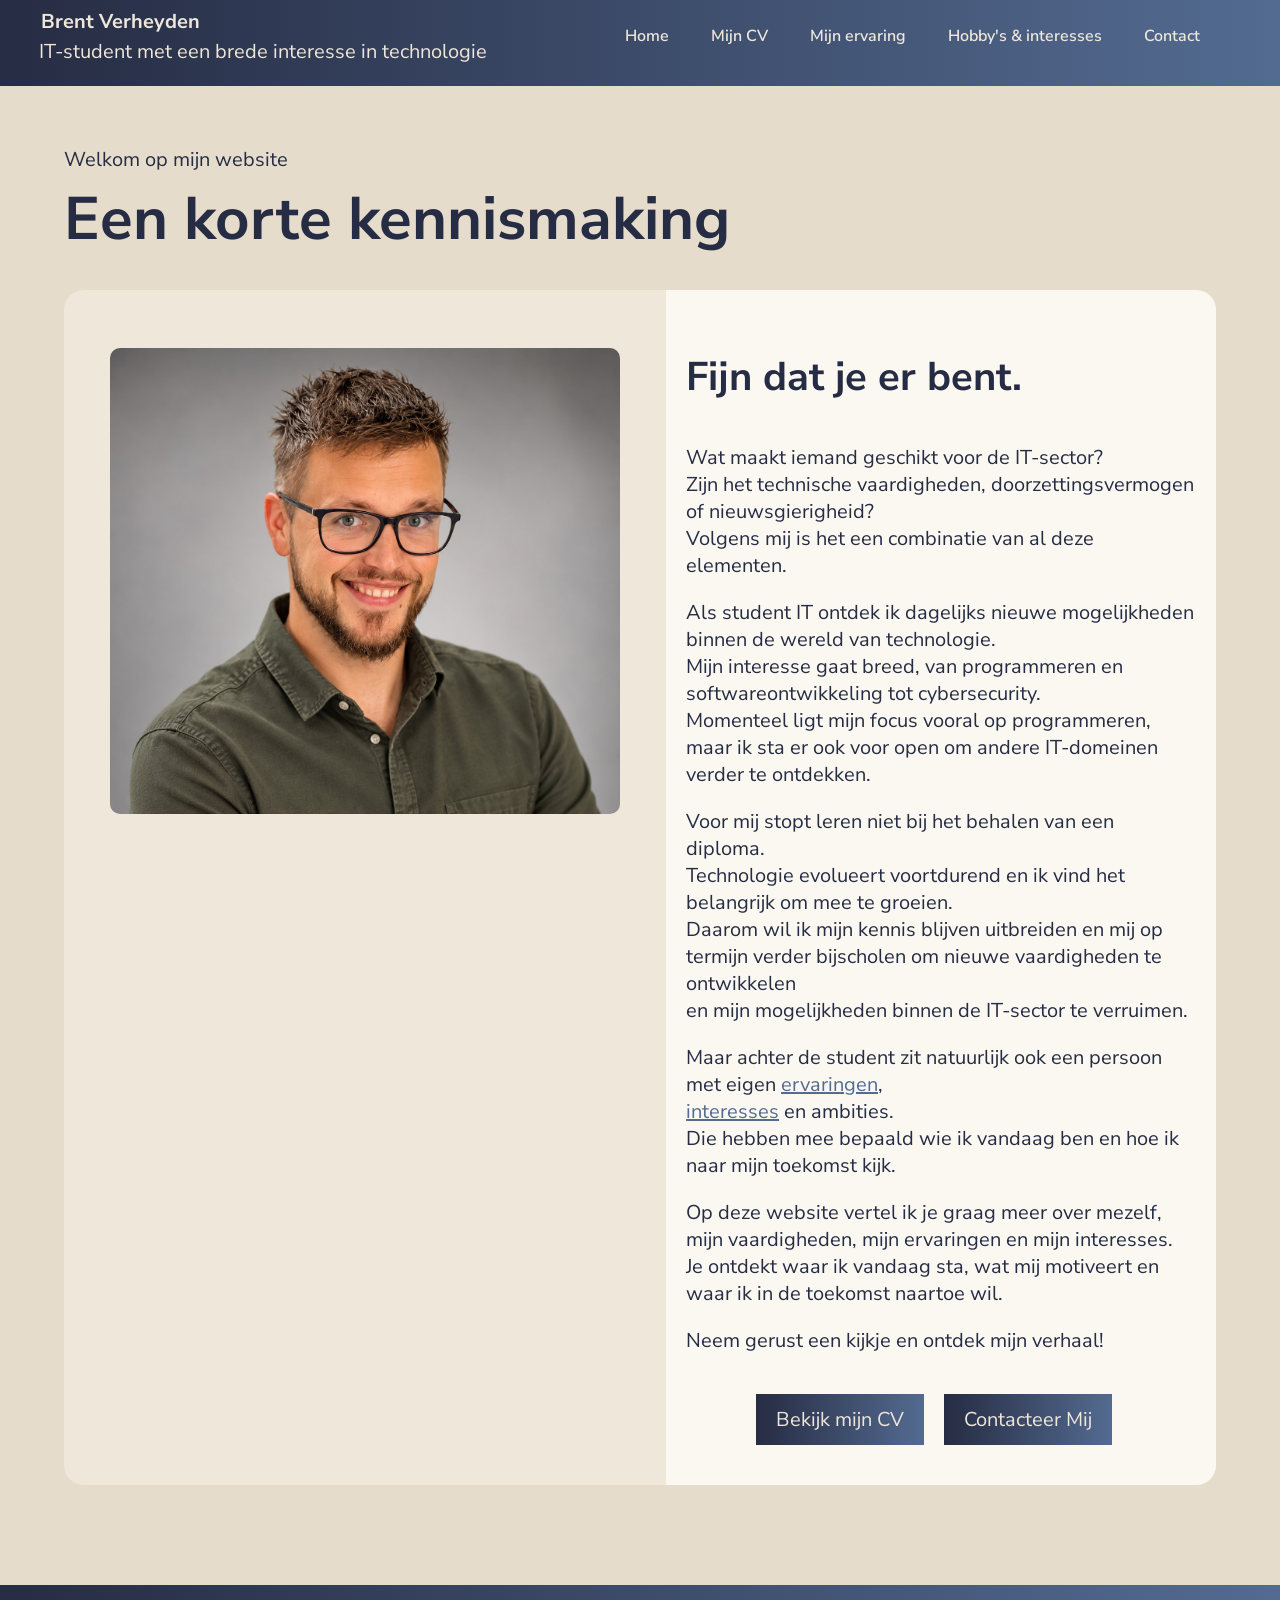
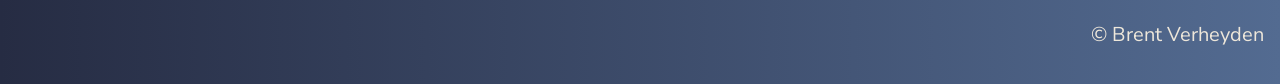
<file: index.html>
<!DOCTYPE html>
<html lang="nl">
<head>
    <meta charset="UTF-8">
    <meta name="description" content="Ontdek het portfolio van Brent Verheyden: mijn projecten, vaardigheden en interesses.">
    <meta name="keywords" content="portfolio, Brent Verheyden, HTML, CSS, webdesign, projecten">
    <meta name="author" content="Brent Verheyden">
    <meta name="viewport" content="width=device-width, initial-scale=1.0">
    <meta name="apple-mobile-web-app-title" content="Portfolio BV">

    <title>Portfolio van Brent Verheyden</title>

    <link rel="preconnect" href="https://fonts.googleapis.com"> 
    <link rel="preconnect" href="https://fonts.gstatic.com" crossorigin> 
    <link href="https://fonts.googleapis.com/css2?family=Nunito+Sans:ital,opsz,wght@0,6..12,200..1000;1,6..12,200..1000&display=swap" rel="stylesheet">

    
    <link rel="icon" type="image/png" href="/img/favicon-96x96.png" sizes="96x96">
    <link rel="apple-touch-icon" sizes="180x180" href="/img/apple-touch-icon.png">
    <link rel="manifest" href="/img/site.webmanifest">

    <link rel="stylesheet" href="/css/index.css">

</head>
<body>

    <header class="header-website">

        <div class="header-tekst">
            <h1>Brent Verheyden</h1>
            <p>IT-student met een brede interesse in technologie</p>
        </div>

        <nav class="navigatiebalk">
            <ul>
                <li><a href="index.html">Home</a></li>
                <li><a href="cv.html">Mijn CV</a></li>
                <li>
                    <a href="ervaring.html">Mijn ervaring</a>
                    <ul>
                        <li><a href="werkervaring.html">Werkervaring</a></li>
                        <li><a href="opleiding.html">Opleiding</a></li>
                    </ul>
                </li>
                <li><a href="hobby.html">Hobby's &amp; interesses</a></li>
                <li><a href="contact.html">Contact</a></li>
            </ul>
        </nav>

    </header>

    <main>

        <section class="intro">
            <p>Welkom op mijn website</p>
            <h2>Een korte kennismaking</h2>
        </section>

        <section class="kennismaking-blok">

            <div class="kennismaking-foto">
                <img src="/img/profielfoto.jpeg" alt="Een foto van mezelf" title="Profielfoto">
            </div>

            <div class="kennismaking-tekst">
                <h3>Fijn dat je er bent.</h3>
                <p>
                    Wat maakt iemand geschikt voor de IT-sector?<br>
                    Zijn het technische vaardigheden, doorzettingsvermogen of nieuwsgierigheid?<br>
                    Volgens mij is het een combinatie van al deze elementen.
                </p>
                <p>
                    Als student IT ontdek ik dagelijks nieuwe mogelijkheden binnen de wereld van technologie.<br> 
                    Mijn interesse gaat breed, van programmeren en softwareontwikkeling tot cybersecurity.<br>
                    Momenteel ligt mijn focus vooral op programmeren, maar ik sta er ook voor open om andere IT-domeinen verder te ontdekken.
                </p>
                <p>
                    Voor mij stopt leren niet bij het behalen van een diploma.<br>
                    Technologie evolueert voortdurend en ik vind het belangrijk om mee te groeien.<br>
                    Daarom wil ik mijn kennis blijven uitbreiden en mij op termijn verder bijscholen om nieuwe vaardigheden te ontwikkelen<br>
                    en mijn mogelijkheden binnen de IT-sector te verruimen.
                </p>
                <p>
                    Maar achter de student zit natuurlijk ook een persoon met eigen <a href="ervaring.html">ervaringen</a>,<br> 
                    <a href="hobby.html">interesses</a> en ambities.<br>
                    Die hebben mee bepaald wie ik vandaag ben en hoe ik naar mijn toekomst kijk.
                </p>
                <p>
                    Op deze website vertel ik je graag meer over mezelf, mijn vaardigheden, mijn ervaringen en mijn interesses.<br>
                    Je ontdekt waar ik vandaag sta, wat mij motiveert en waar ik in de toekomst naartoe wil.
                </p>
                <p>
                    Neem gerust een kijkje en ontdek mijn verhaal!
                </p>
                <div class="kennismaking-knop">
                    <a class="kennismaking-link" href="cv.html">Bekijk mijn CV</a>
                    <a class="kennismaking-link" href="contact.html">Contacteer Mij</a>
                </div>
            </div>

        </section>

    </main>

    <footer class="footer">
        <p>&copy; Brent Verheyden</p>
    </footer>

</body>
</html>
</file>
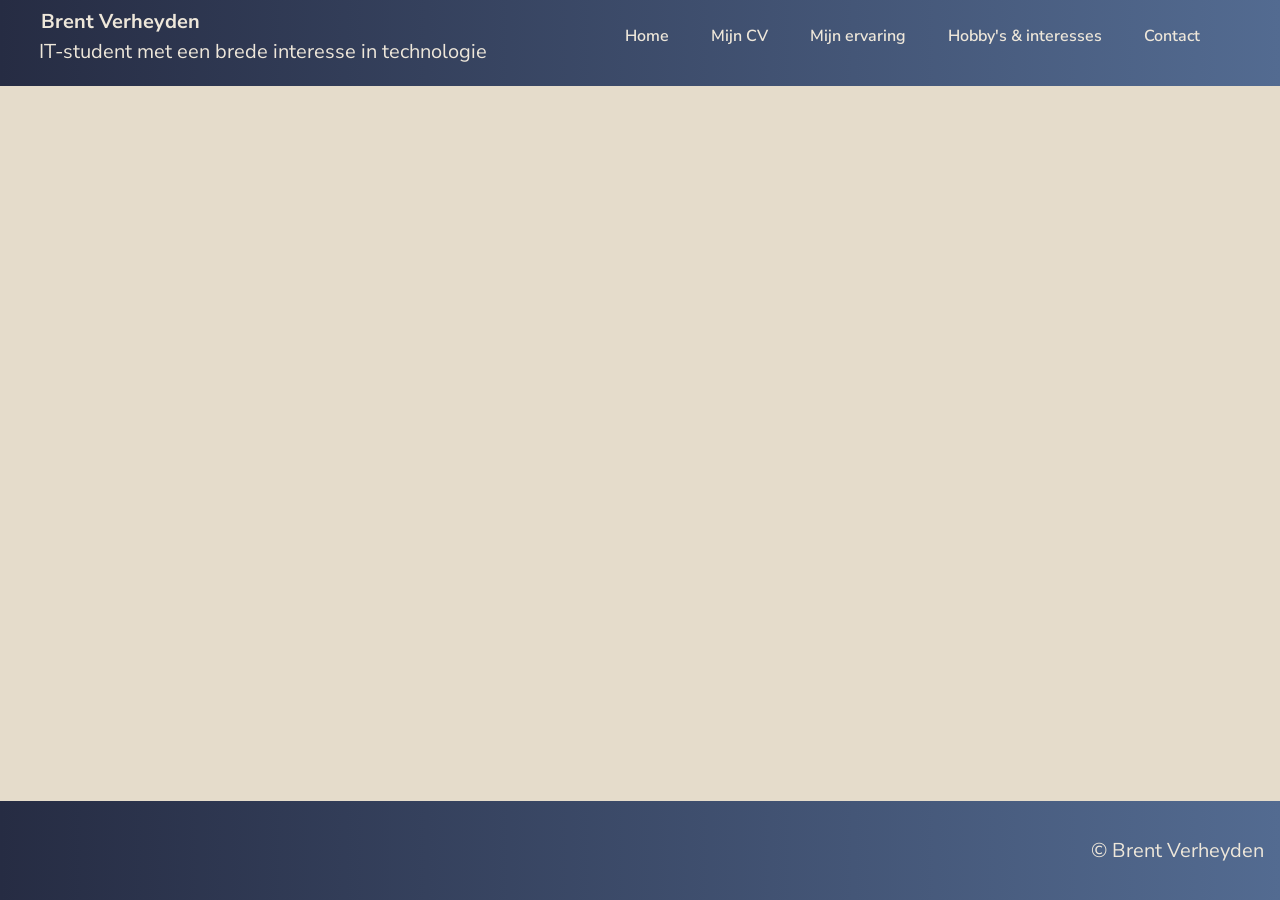
<file: contact.html>
<!DOCTYPE html>
<html lang="nl">
<head>
    <meta charset="UTF-8">
    <meta name="description" content="Ontdek het portfolio van Brent Verheyden: mijn projecten, vaardigheden en interesses.">
    <meta name="keywords" content="portfolio, Brent Verheyden, HTML, CSS, webdesign, projecten">
    <meta name="author" content="Brent Verheyden">
    <meta name="viewport" content="width=device-width, initial-scale=1.0">
    <meta name="apple-mobile-web-app-title" content="Portfolio BV">

    <title>Portfolio van Brent Verheyden</title>

    <link rel="preconnect" href="https://fonts.googleapis.com"> 
    <link rel="preconnect" href="https://fonts.gstatic.com" crossorigin> 
    <link href="https://fonts.googleapis.com/css2?family=Nunito+Sans:ital,opsz,wght@0,6..12,200..1000;1,6..12,200..1000&display=swap" rel="stylesheet">

    
    <link rel="icon" type="image/png" href="/img/favicon-96x96.png" sizes="96x96">
    <link rel="apple-touch-icon" sizes="180x180" href="/img/apple-touch-icon.png">
    <link rel="manifest" href="/img/site.webmanifest">

    <link rel="stylesheet" href="/css/index.css">

</head>
<body>

    <header class="header-website">

        <div class="header-tekst">
            <h1>Brent Verheyden</h1>
            <p>IT-student met een brede interesse in technologie</p>
        </div>

        <nav class="navigatiebalk">
            <ul>
                <li><a href="index.html">Home</a></li>
                <li><a href="cv.html">Mijn CV</a></li>
                <li>
                    <a href="ervaring.html">Mijn ervaring</a>
                    <ul>
                        <li><a href="werkervaring.html">Werkervaring</a></li>
                        <li><a href="opleiding.html">Opleiding</a></li>
                    </ul>
                </li>
                <li><a href="hobby.html">Hobby's &amp; interesses</a></li>
                <li><a href="contact.html">Contact</a></li>
            </ul>
        </nav>

    </header>

    <main>
        
    </main>

    <footer class="footer">
    <p>&copy; Brent Verheyden</p>
    </footer>

</body>
</html>
</file>
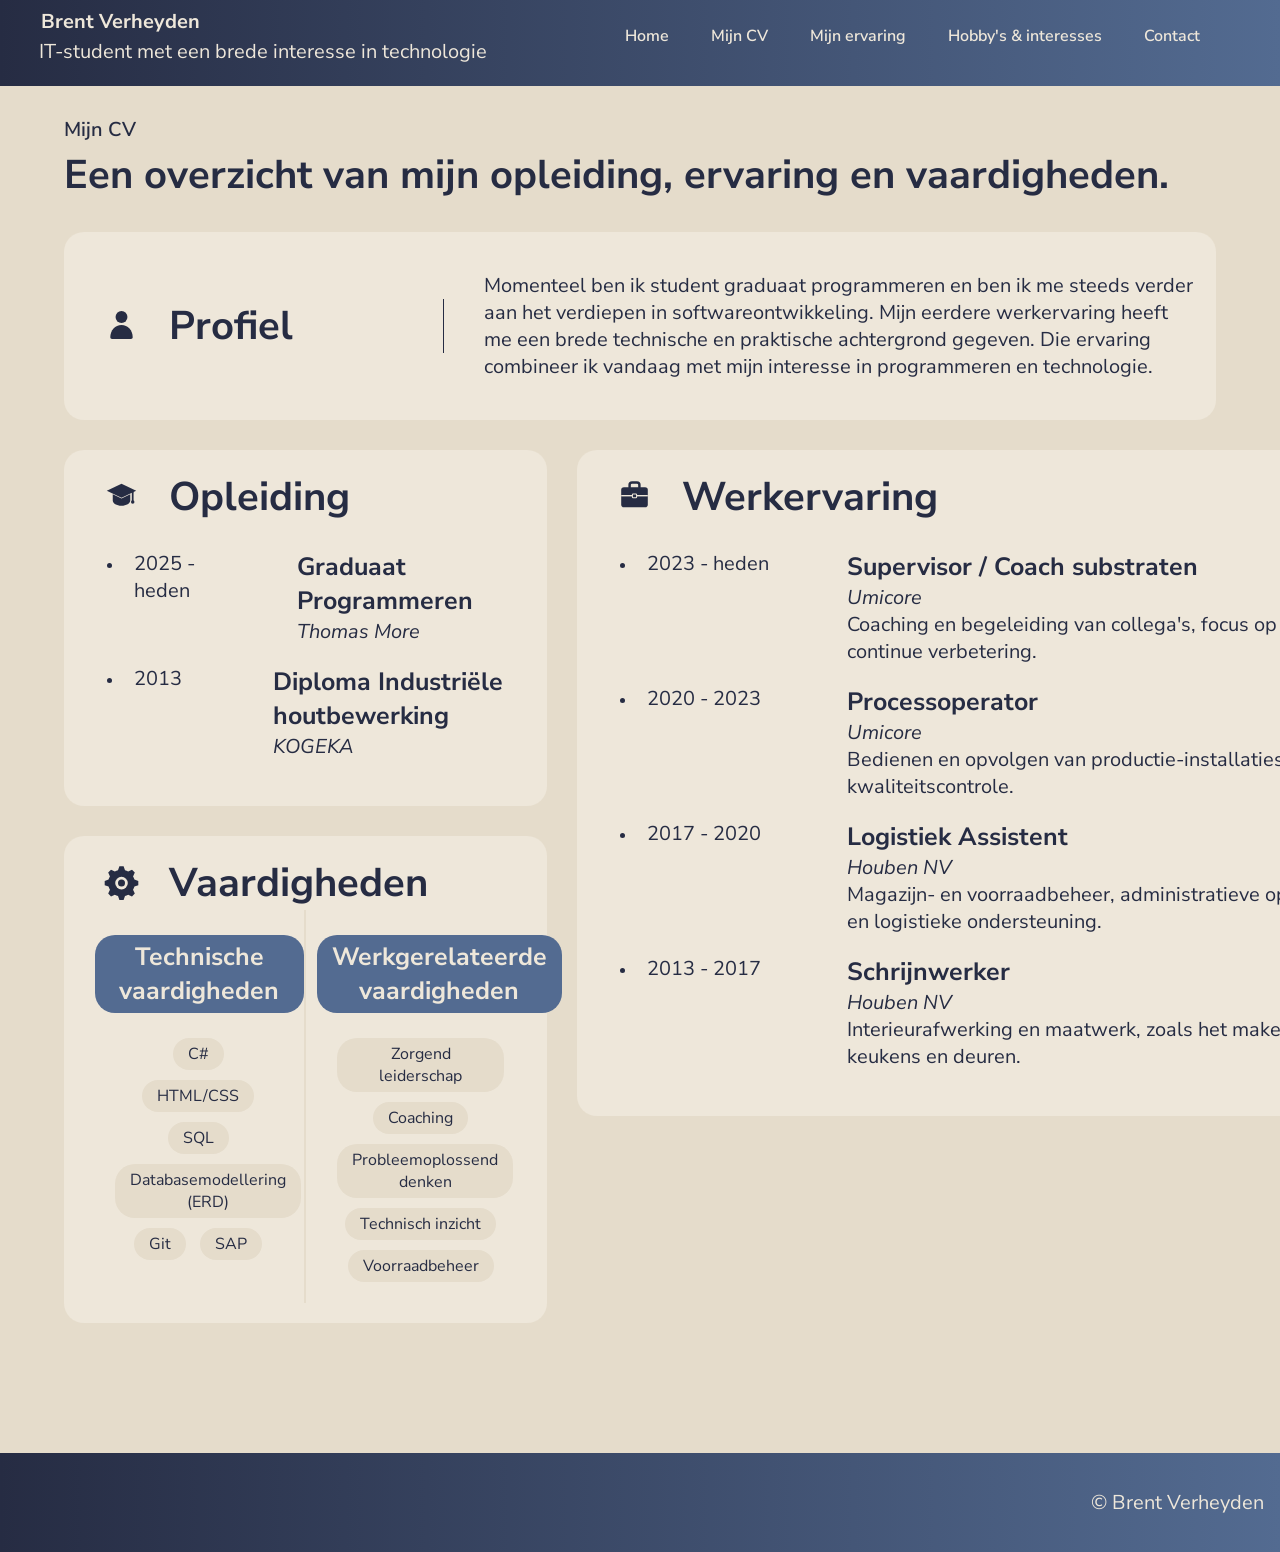
<file: cv.html>
<!DOCTYPE html>
<html lang="nl">
<head>
    <meta charset="UTF-8">
    <meta name="description" content="Ontdek het portfolio van Brent Verheyden: mijn projecten, vaardigheden en interesses.">
    <meta name="keywords" content="portfolio, Brent Verheyden, HTML, CSS, webdesign, projecten">
    <meta name="author" content="Brent Verheyden">
    <meta name="viewport" content="width=device-width, initial-scale=1.0">
    <meta name="apple-mobile-web-app-title" content="Portfolio BV">

    <title>Portfolio van Brent Verheyden</title>

    <link rel="preconnect" href="https://fonts.googleapis.com"> 
    <link rel="preconnect" href="https://fonts.gstatic.com" crossorigin> 
    <link href="https://fonts.googleapis.com/css2?family=Nunito+Sans:ital,opsz,wght@0,6..12,200..1000;1,6..12,200..1000&display=swap" rel="stylesheet">

    
    <link rel="icon" type="image/png" href="/img/favicon-96x96.png" sizes="96x96">
    <link rel="apple-touch-icon" sizes="180x180" href="/img/apple-touch-icon.png">
    <link rel="manifest" href="/img/site.webmanifest">

    <link rel="stylesheet" href="/css/index.css">

</head>
<body>

    <header class="header-website">

        <div class="header-tekst">
            <h1>Brent Verheyden</h1>
            <p>IT-student met een brede interesse in technologie</p>
        </div>

        <nav class="navigatiebalk">
            <ul>
                <li><a href="index.html">Home</a></li>
                <li><a href="cv.html">Mijn CV</a></li>
                <li>
                    <a href="ervaring.html">Mijn ervaring</a>
                    <ul>
                        <li><a href="werkervaring.html">Werkervaring</a></li>
                        <li><a href="opleiding.html">Opleiding</a></li>
                    </ul>
                </li>
                <li><a href="hobby.html">Hobby's &amp; interesses</a></li>
                <li><a href="contact.html">Contact</a></li>
            </ul>
        </nav>

    </header>

    <main class="cv-main">

        <section class="cv-titel">
            <p>Mijn CV</p>
            <h2>Een overzicht van mijn opleiding, ervaring en vaardigheden.</h2>
        </section>

        <section class="cv-blok">
            <div class="cv-profiel">

                <h2><img class="cv-icoon" src="/img/profielicon.svg" alt="een profielicoon" title="profielicoon">Profiel</h2>
                <p>
                    Momenteel ben ik student graduaat programmeren en ben ik me steeds verder aan het verdiepen in softwareontwikkeling.
                    Mijn eerdere werkervaring heeft me een brede technische en praktische achtergrond gegeven.
                    Die ervaring combineer ik vandaag met mijn interesse in programmeren en technologie.
                </p>

            </div>
        </section>

        <div class="cv-container">
            <div class="cv-kolom">
                <!-- Opleiding-->
                <section class="cv-blok">

                    <h2><img class="cv-icoon" src="/img/opleidingicoon.svg" alt="icoon van opleiding" title="opleidingicoon">Opleiding</h2>

                    <ul>
                        <li>
                            <div class="cv-opleiding">
                                <p class="cv-datum">2025 - heden</p>

                                <div>
                                    <h3>Graduaat Programmeren</h3>
                                    <p><i>Thomas More</i></p>
                                </div>
                            </div>
                        </li>

                        <li>
                            <div class="cv-opleiding">
                                <p class="cv-datum">2013</p>

                                <div>
                                    <h3>Diploma Industriële houtbewerking</h3>
                                    <p><i>KOGEKA</i></p>
                                </div>
                            </div>
                        </li>
                    </ul>

                </section>
                 <!-- Vaardigheden-->
                <section class="cv-blok">
                    <h2><img class="cv-icoon" src="/img/vaardighedenicoon.svg" alt="icoon van vaardigheden" title="vaardighedenicoon">Vaardigheden</h2>

                    <div class="vaardigheden-container">
                        <div class="vaardigheden-groep1">
                            <h3>Technische vaardigheden</h3>

                            <ul class="vaardigheden-lijst">
                                <li>C#</li>
                                <li>HTML/CSS</li>
                                <li>SQL</li>
                                <li>Databasemodellering (ERD)</li>
                                <li>Git</li>
                                <li>SAP</li>
                            </ul>
                        </div>
                        
                        <div class="vaardigheden-groep2">
                            <h3>Werkgerelateerde vaardigheden</h3>

                            <ul class="vaardigheden-lijst">
                                <li>Zorgend leiderschap</li>
                                <li>Coaching</li>
                                <li>Probleemoplossend denken</li>
                                <li>Technisch inzicht</li>
                                <li>Voorraadbeheer</li>
                            </ul>
                        </div>
                    </div>

                </section>
            </div>
            
            <div class="cv-kolom">
                 <!-- Werkervaring-->
                <section class="cv-blok">

                    <h2><img class="cv-icoon" src="/img/werkervaringicoon.svg" alt="icoon van werkervaring" title="werkervaringicoon">Werkervaring</h2>

                    <ul>
                        <li>
                            <div class="cv-opleiding">
                                <p class="cv-datum">2023 - heden</p>
                                <div class="cv-box">
                                    <h3>Supervisor / Coach substraten</h3>
                                    <p><i>Umicore</i></p>
                                    <p>
                                        Coaching en begeleiding van collega's, focus op veiligheid, kwaliteit en continue verbetering.
                                    </p>
                                </div>
                            </div>
                        </li>
                        <li>
                            <div class="cv-opleiding">
                                <p class="cv-datum">2020 - 2023</p>
                                <div class="cv-box">
                                    <h3>Processoperator</h3>
                                    <p><i>Umicore</i></p>
                                    <p>
                                        Bedienen en opvolgen van productie-installaties, procesbewaking en kwaliteitscontrole.
                                    </p>
                                </div>
                            </div>
                        </li>
                        <li>
                            <div class="cv-opleiding">
                                <p class="cv-datum">2017 - 2020</p>
                                <div class="cv-box">
                                    <h3>Logistiek Assistent</h3>
                                    <p><i>Houben NV</i></p>
                                    <p>
                                        Magazijn- en voorraadbeheer, administratieve opvolging in MS Dynamics AX en logistieke ondersteuning.
                                    </p>
                                </div>
                            </div>
                        </li>
                        <li>
                            <div class="cv-opleiding">
                                <p class="cv-datum">2013 - 2017</p>
                                <div class="cv-box">
                                    <h3>Schrijnwerker</h3>
                                    <p><i>Houben NV</i></p>
                                    <p>
                                        Interieurafwerking en maatwerk, zoals het maken van ingemaakte kasten, keukens en deuren.
                                    </p>
                                </div>
                            </div>
                        </li>
                    </ul>
                </section>             
            </div>
        </div>            

    </main>

    <footer class="footer">
        <p>&copy; Brent Verheyden</p>
    </footer>

</body>
</html>
</file>
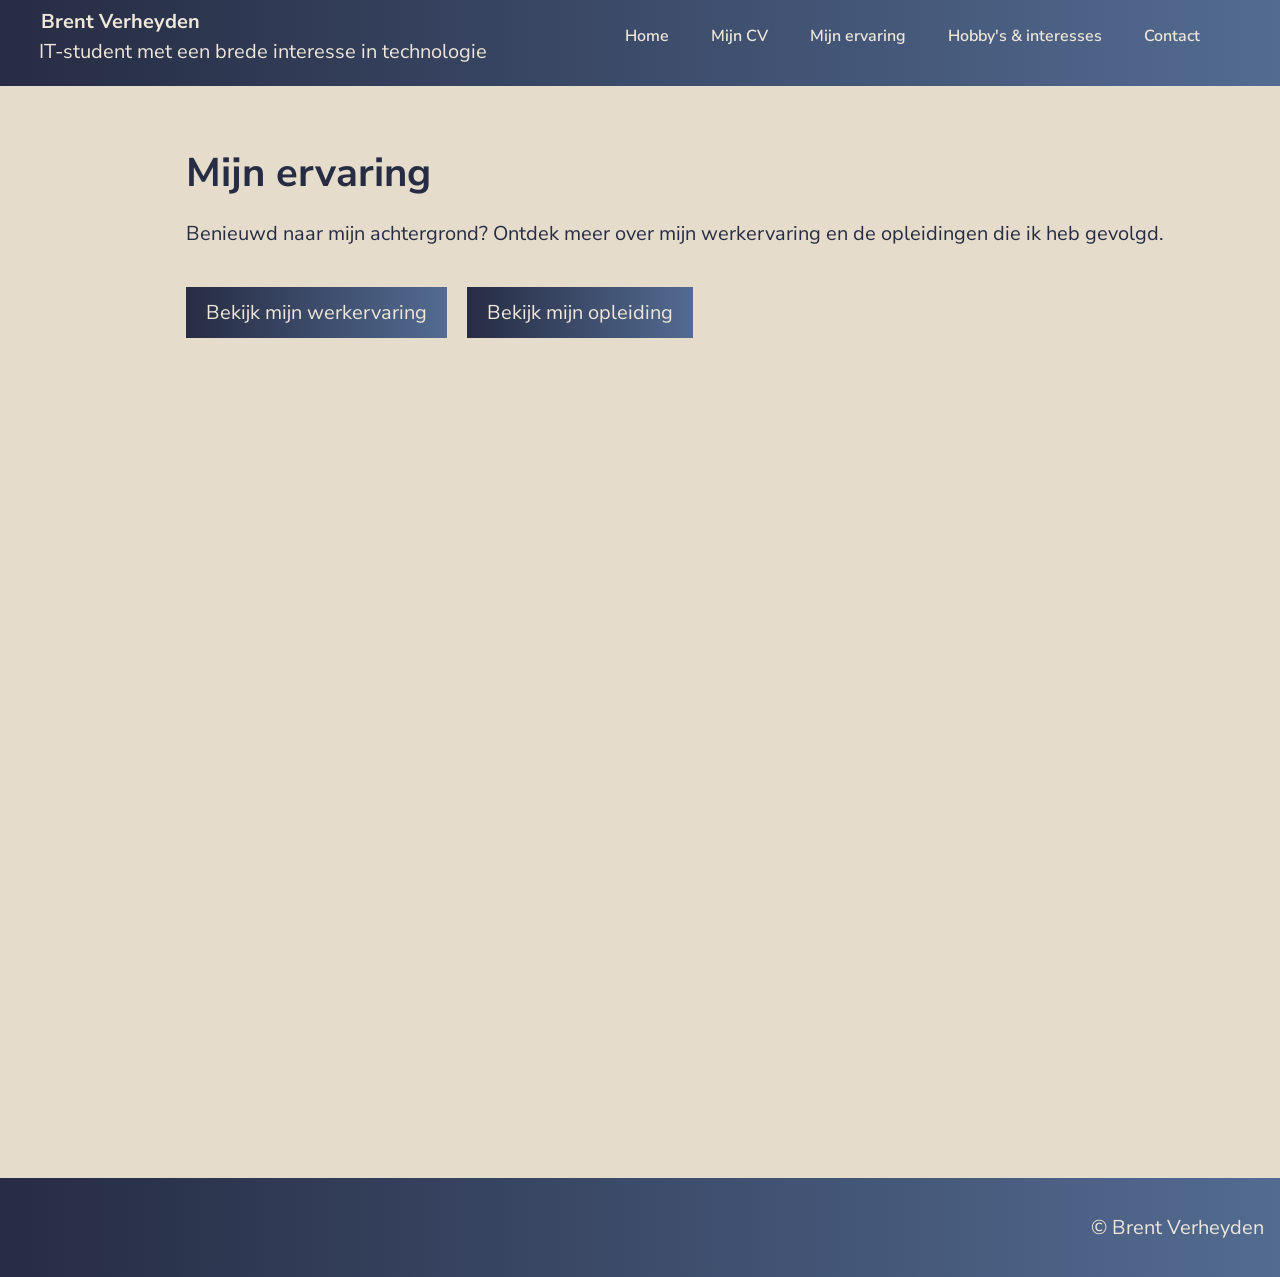
<file: ervaring.html>
<!DOCTYPE html>
<html lang="nl">
<head>
    <meta charset="UTF-8">
    <meta name="description" content="Ontdek het portfolio van Brent Verheyden: mijn projecten, vaardigheden en interesses.">
    <meta name="keywords" content="portfolio, Brent Verheyden, HTML, CSS, webdesign, projecten">
    <meta name="author" content="Brent Verheyden">
    <meta name="viewport" content="width=device-width, initial-scale=1.0">
    <meta name="apple-mobile-web-app-title" content="Portfolio BV">

    <title>Portfolio van Brent Verheyden</title>

    <link rel="preconnect" href="https://fonts.googleapis.com"> 
    <link rel="preconnect" href="https://fonts.gstatic.com" crossorigin> 
    <link href="https://fonts.googleapis.com/css2?family=Nunito+Sans:ital,opsz,wght@0,6..12,200..1000;1,6..12,200..1000&display=swap" rel="stylesheet">

    
    <link rel="icon" type="image/png" href="/img/favicon-96x96.png" sizes="96x96">
    <link rel="apple-touch-icon" sizes="180x180" href="/img/apple-touch-icon.png">
    <link rel="manifest" href="/img/site.webmanifest">

    <link rel="stylesheet" href="/css/index.css">

</head>
<body>

    <header class="header-website">

        <div class="header-tekst">
            <h1>Brent Verheyden</h1>
            <p>IT-student met een brede interesse in technologie</p>
        </div>

        <nav class="navigatiebalk">
            <ul>
                <li><a href="index.html">Home</a></li>
                <li><a href="cv.html">Mijn CV</a></li>
                <li>
                    <a href="ervaring.html">Mijn ervaring</a>
                    <ul>
                        <li><a href="werkervaring.html">Werkervaring</a></li>
                        <li><a href="opleiding.html">Opleiding</a></li>
                    </ul>
                </li>
                <li><a href="hobby.html">Hobby's &amp; interesses</a></li>
                <li><a href="contact.html">Contact</a></li>
            </ul>
        </nav>

    </header>

    <main class="ervaring-main">
        <section>
            <div class="ervaring-titel">
                <h2>Mijn ervaring</h2>
                <p>
                    Benieuwd naar mijn achtergrond? Ontdek meer over mijn werkervaring en de opleidingen die ik heb gevolgd.
                </p>
            </div>

            <div class="kennismaking-knop">
                <a class="kennismaking-link" href="werkervaring.html">Bekijk mijn werkervaring</a>
                <a class="kennismaking-link" href="opleiding.html">Bekijk mijn opleiding</a>
            </div>
        </section>
        <p id="ervaring-spatie"> </p>
    </main>

    <footer class="footer">
    <p>&copy; Brent Verheyden</p>
    </footer>

</body>
</html>
</file>
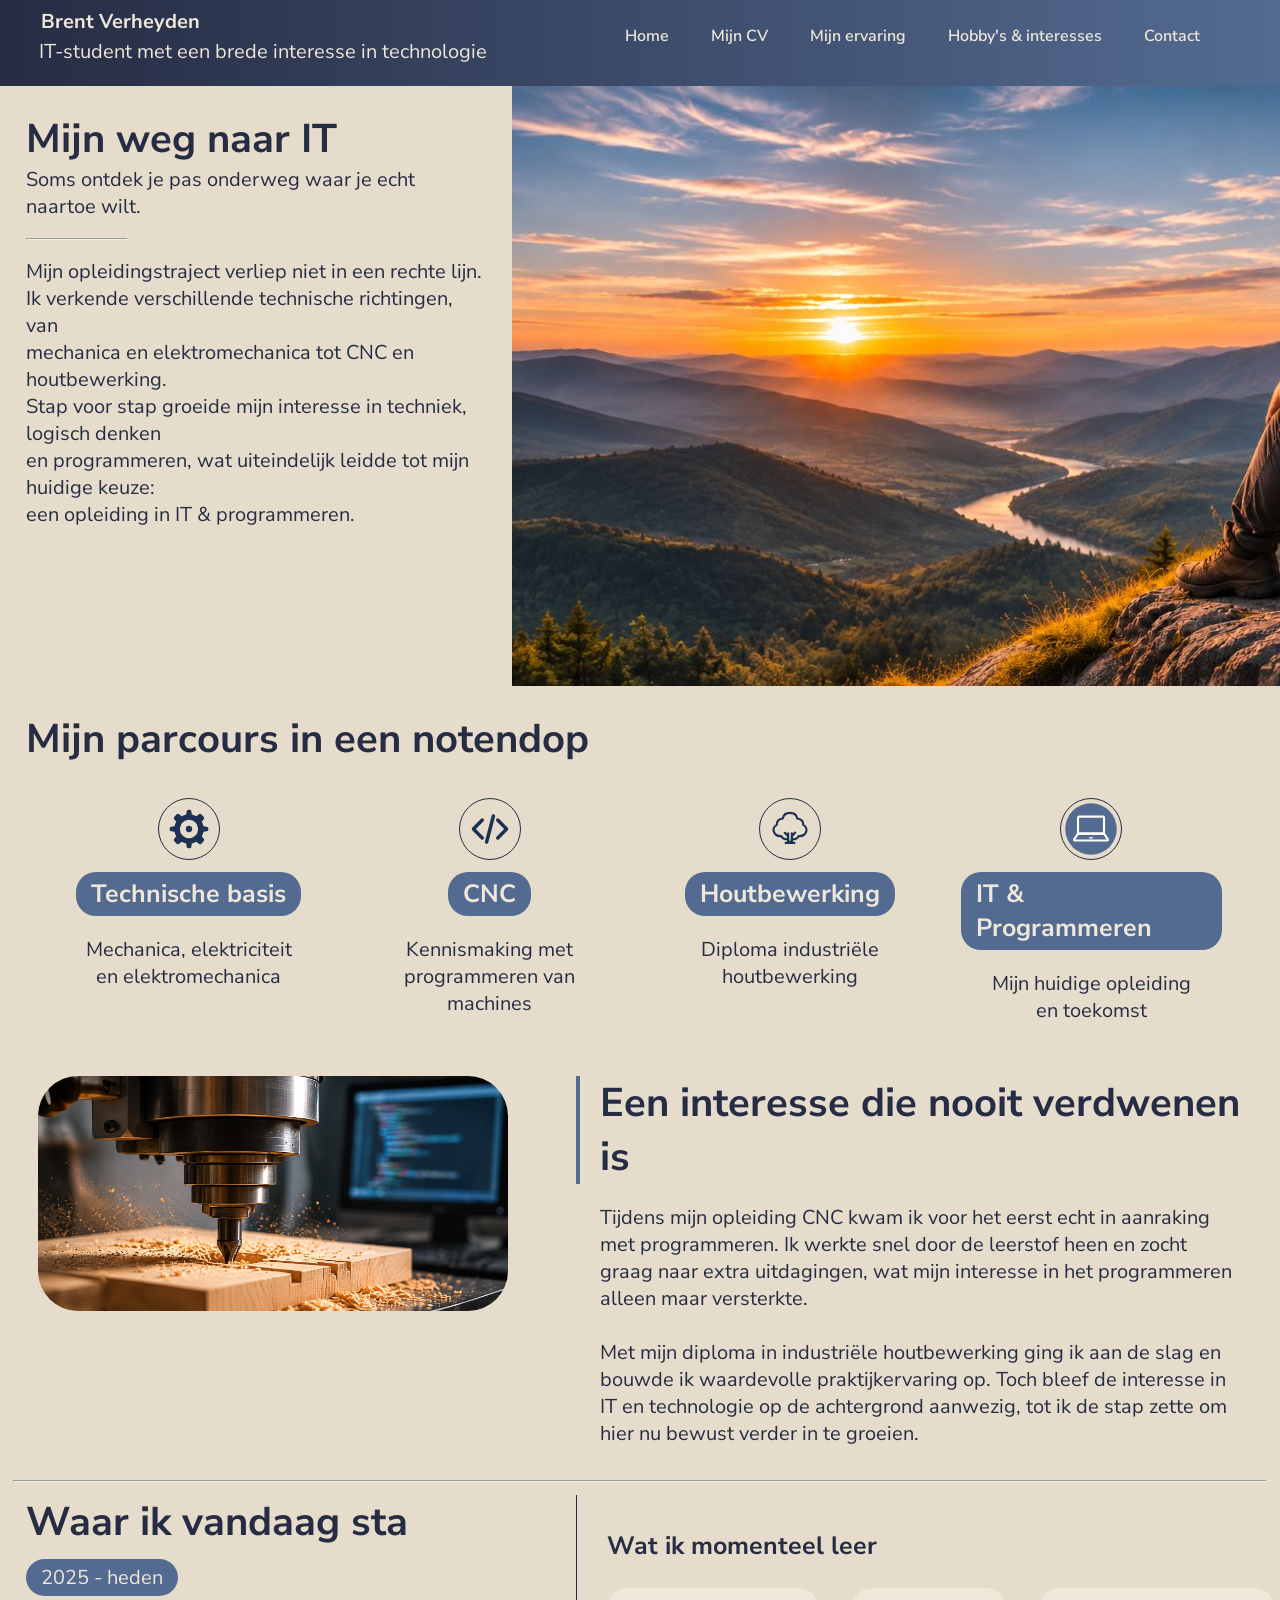
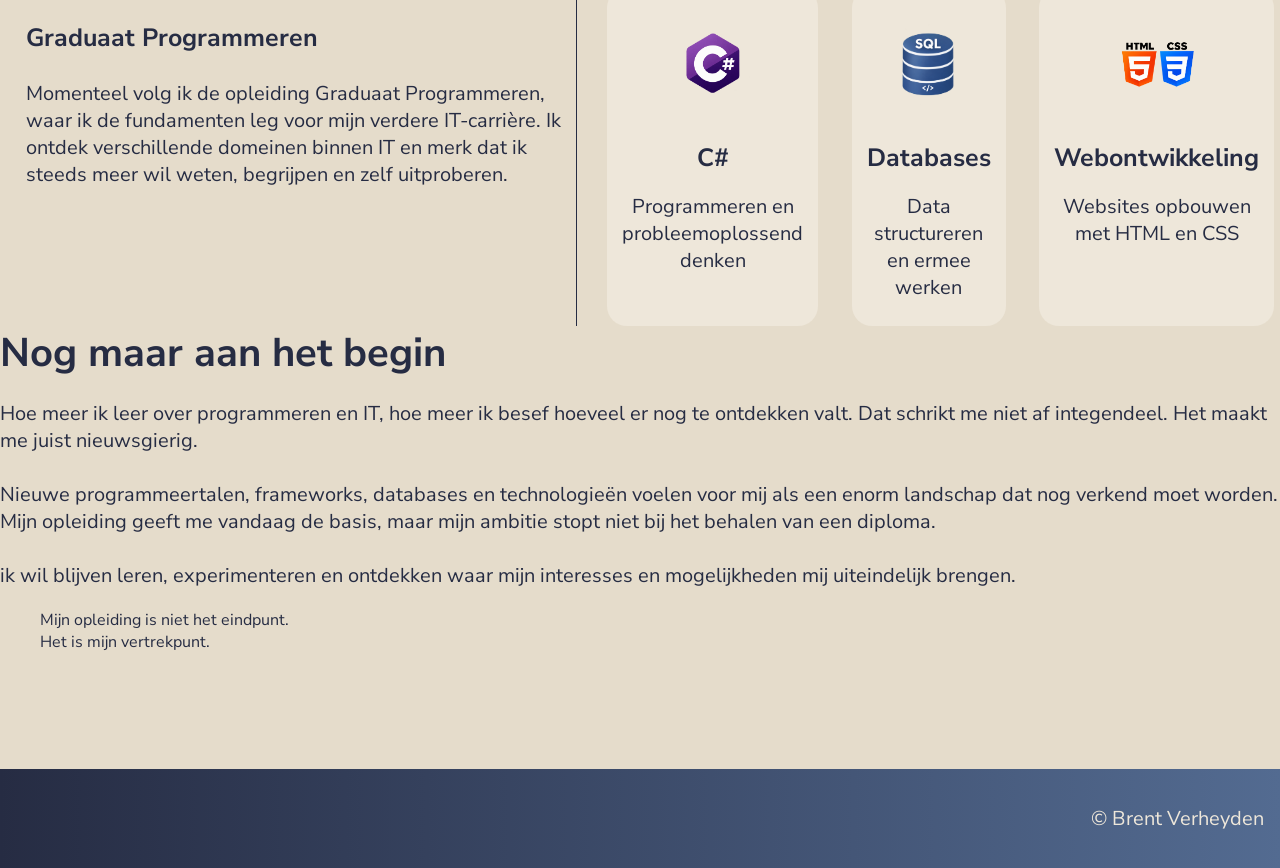
<file: opleiding.html>
<!DOCTYPE html>
<html lang="nl">
<head>
    <meta charset="UTF-8">
    <meta name="description" content="Ontdek het portfolio van Brent Verheyden: mijn projecten, vaardigheden en interesses.">
    <meta name="keywords" content="portfolio, Brent Verheyden, HTML, CSS, webdesign, projecten">
    <meta name="author" content="Brent Verheyden">
    <meta name="viewport" content="width=device-width, initial-scale=1.0">
    <meta name="apple-mobile-web-app-title" content="Portfolio BV">

    <title>Portfolio van Brent Verheyden</title>

    <link rel="preconnect" href="https://fonts.googleapis.com"> 
    <link rel="preconnect" href="https://fonts.gstatic.com" crossorigin> 
    <link href="https://fonts.googleapis.com/css2?family=Nunito+Sans:ital,opsz,wght@0,6..12,200..1000;1,6..12,200..1000&display=swap" rel="stylesheet">

    
    <link rel="icon" type="image/png" href="/img/favicon-96x96.png" sizes="96x96">
    <link rel="apple-touch-icon" sizes="180x180" href="/img/apple-touch-icon.png">
    <link rel="manifest" href="/img/site.webmanifest">

    <link rel="stylesheet" href="/css/index.css">

</head>
<body>

    <header class="header-website">

        <div class="header-tekst">
            <h1>Brent Verheyden</h1>
            <p>IT-student met een brede interesse in technologie</p>
        </div>

        <nav class="navigatiebalk">
            <ul>
                <li><a href="index.html">Home</a></li>
                <li><a href="cv.html">Mijn CV</a></li>
                <li>
                    <a href="ervaring.html">Mijn ervaring</a>
                    <ul>
                        <li><a href="werkervaring.html">Werkervaring</a></li>
                        <li><a href="opleiding.html">Opleiding</a></li>
                    </ul>
                </li>
                <li><a href="hobby.html">Hobby's &amp; interesses</a></li>
                <li><a href="contact.html">Contact</a></li>
            </ul>
        </nav>

    </header>

    <main>

        <section>
            <!-- Titel Blok -->
            <div class="opleiding-intro">
                <!-- Linkerblok intro -->
                <div class="intro-tekst">
                    <div class="intro-titel">
                        <h2>Mijn weg naar IT</h2>
                        <p>Soms ontdek je pas onderweg waar je echt naartoe wilt.</p>
                    </div>
                    <hr id="intro-streep">
                    <div class="intro-paragraaf">
                        <p>
                            Mijn opleidingstraject verliep niet in een rechte lijn.<br>
                            Ik verkende verschillende technische richtingen,
                            van<br> mechanica en elektromechanica tot CNC en houtbewerking.<br>
                            Stap voor stap groeide mijn interesse in techniek, logisch denken<br> en programmeren,
                            wat uiteindelijk leidde tot mijn huidige keuze:<br>
                            een opleiding in IT &amp; programmeren.
                        </p>
                    </div>
                </div>
                <!-- Rechterblok afbeelding -->
                <div class="intro-afbeelding">
                    <img src="/img/fotovallei.jpg" alt="een mockup van mezelf in een vallei in de bergen" title="bergenvallei">
                </div>
            </div>
        </section>

        <section>
            <!-- Opleidingsparcours Blok -->
            <div class="parcours">
                <h2>Mijn parcours in een notendop</h2>

                <ul>
                    <li>
                        <div>
                            <img class="parcours-icoon" src="/img/tandwiel.svg" alt="Icoon voor technische vaardigheid" title="tandwiel">
                        </div>

                        <h3>Technische basis</h3>
                        <p>Mechanica, elektriciteit en elektromechanica</p>
                    </li>

                    <li>
                        <div>
                            <img class="parcours-icoon" src="/img/code.svg" alt="Icoon voor CNC" title="codeicoon">
                        </div>

                        <h3>CNC</h3>
                        <p>Kennismaking met programmeren van machines</p>
                    </li>

                    <li>
                        <div>
                            <img class="parcours-icoon" src="/img/houtbewerking.svg" alt="Icoon voor houtbewerking" title="houtbewerking">
                        </div>

                        <h3>Houtbewerking</h3>
                        <p>Diploma industriële houtbewerking</p>
                    </li>

                    <li>
                        <div>
                            <img class="parcours-icoon" src="/img/laptop.svg" alt="Icoon voor IT" title="laptop">
                        </div>

                        <h3>IT &amp; Programmeren</h3>
                        <p>Mijn huidige opleiding en toekomst</p>
                    </li>
                </ul>
            </div>
            <!-- Interesse Blok -->
            <div class="interesse-blok">
                <div class="interesse-foto">
                    <img src="/img/cnc-machine.jpg" alt="Een foto van een cnc-machine" title="cnc-machine">
                </div>
                <div class="interesse-tekst">
                    <h2>Een interesse die nooit verdwenen is</h2>
                    <p>
                        Tijdens mijn opleiding CNC kwam ik voor het eerst echt in aanraking met programmeren.
                        Ik werkte snel door de leerstof heen en zocht graag naar extra uitdagingen,
                        wat mijn interesse in het programmeren alleen maar versterkte.<br>
                        <br>
                        Met mijn diploma in industriële houtbewerking ging ik aan de slag en bouwde ik
                        waardevolle praktijkervaring op. Toch bleef de interesse in IT en technologie
                        op de achtergrond aanwezig, tot ik de stap zette om hier nu bewust verder in te groeien.
                    </p>
                </div>
            </div>
            <hr id="interesse-hr">
            <!-- Status Blok -->
            <div class="status-blok">
                <div class="status-tekst">
                    <h2>Waar ik vandaag sta</h2>
                    <p id="status-datum">2025 - heden</p>
                    <h3>Graduaat Programmeren</h3>
                    <p>
                        Momenteel volg ik de opleiding Graduaat Programmeren,
                        waar ik de fundamenten leg voor mijn verdere IT-carrière.
                        Ik ontdek verschillende domeinen binnen IT en merk dat ik steeds meer wil weten, begrijpen en zelf uitproberen.
                    </p>
                </div>
                <div class="status-leren">
                    <h3 class="status-titel">Wat ik momenteel leer</h3>
                    <div class="status-vakken">
                        <div>
                            <div class="status-icoon">
                                <img src="/img/c-sharp.png" alt="een C-sharp icoon" title="C-sharp">
                            </div>
                            <h3>C#</h3>
                            <p>Programmeren en probleemoplossend denken</p>
                        </div>
                        <div>
                            <div class="status-icoon">
                                <img src="/img/sql.png" alt="een sql icoon" title="sql icoon">
                            </div>
                            <h3>Databases</h3>
                            <p>Data structureren en ermee werken</p>
                        </div>
                        <div>
                            <div class="status-icoon">
                                <img src="/img/html-css.png" alt="een html en css icoon" title="html en css">
                            </div>
                            <h3>Webontwikkeling</h3>
                            <p>Websites opbouwen met HTML en CSS</p>
                        </div>
                    </div>
                </div>
            </div>
        </section>

        <section>
            <!-- Toekomst Blok -->
            <div>

                <!-- <img src="" alt=""> -->

                <div>
                    <h2>Nog maar aan het begin</h2>

                    <p>
                        Hoe meer ik leer over programmeren en IT, hoe meer ik besef
                        hoeveel er nog te ontdekken valt. Dat schrikt me niet af integendeel.
                        Het maakt me juist nieuwsgierig.<br>
                        <br>
                        Nieuwe programmeertalen, frameworks, databases en technologieën
                        voelen voor mij als een enorm landschap dat nog verkend moet worden.
                        Mijn opleiding geeft me vandaag de basis, maar mijn ambitie stopt niet
                        bij het behalen van een diploma.<br>
                        <br>
                        ik wil blijven leren, experimenteren en ontdekken waar mijn interesses
                        en mogelijkheden mij uiteindelijk brengen.
                    </p>
                </div>
                <blockquote>
                    Mijn opleiding is niet het eindpunt.<br>
                    Het is mijn vertrekpunt.
                </blockquote>
            </div>
        </section>
    </main>

    <footer class="footer">
    <p>&copy; Brent Verheyden</p>
    </footer>

</body>
</html>
</file>
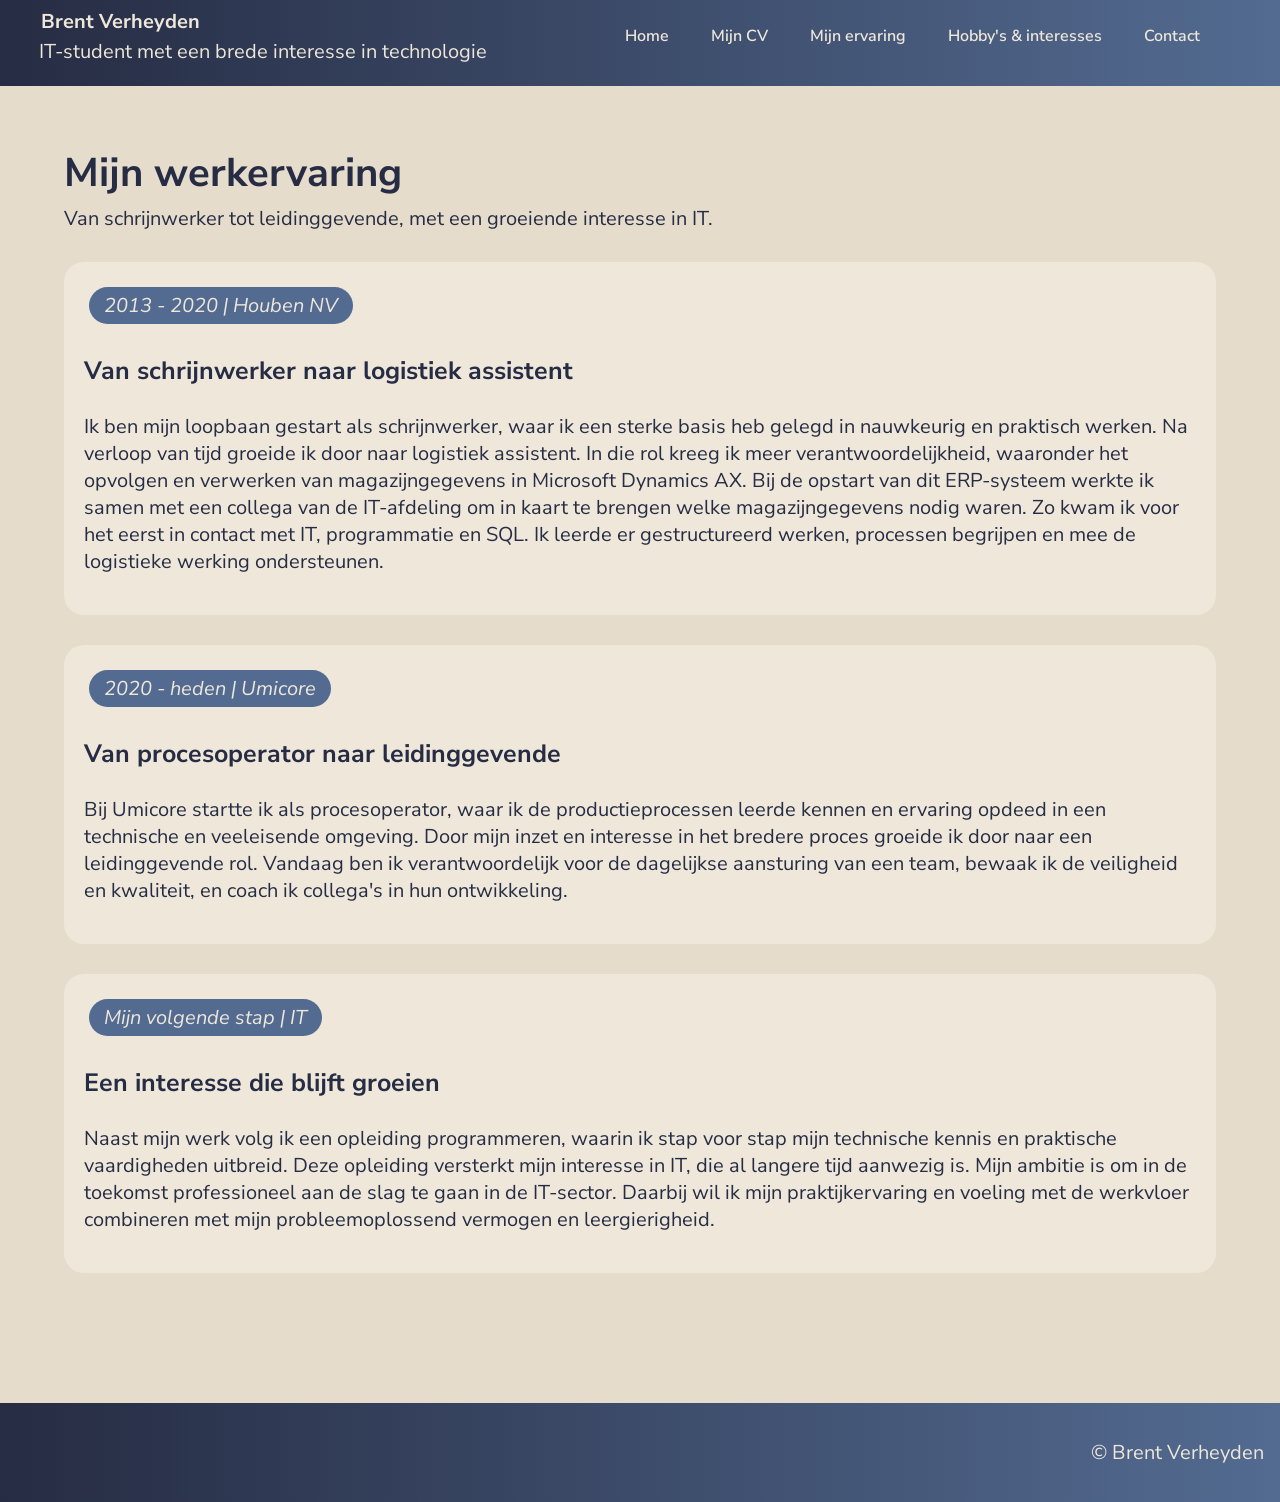
<file: werkervaring.html>
<!DOCTYPE html>
<html lang="nl">
<head>
    <meta charset="UTF-8">
    <meta name="description" content="Ontdek het portfolio van Brent Verheyden: mijn projecten, vaardigheden en interesses.">
    <meta name="keywords" content="portfolio, Brent Verheyden, HTML, CSS, webdesign, projecten">
    <meta name="author" content="Brent Verheyden">
    <meta name="viewport" content="width=device-width, initial-scale=1.0">
    <meta name="apple-mobile-web-app-title" content="Portfolio BV">

    <title>Portfolio van Brent Verheyden</title>

    <link rel="preconnect" href="https://fonts.googleapis.com"> 
    <link rel="preconnect" href="https://fonts.gstatic.com" crossorigin> 
    <link href="https://fonts.googleapis.com/css2?family=Nunito+Sans:ital,opsz,wght@0,6..12,200..1000;1,6..12,200..1000&display=swap" rel="stylesheet">

    
    <link rel="icon" type="image/png" href="/img/favicon-96x96.png" sizes="96x96">
    <link rel="apple-touch-icon" sizes="180x180" href="/img/apple-touch-icon.png">
    <link rel="manifest" href="/img/site.webmanifest">

    <link rel="stylesheet" href="/css/index.css">

</head>
<body>

    <header class="header-website">

        <div class="header-tekst">
            <h1>Brent Verheyden</h1>
            <p>IT-student met een brede interesse in technologie</p>
        </div>

        <nav class="navigatiebalk">
            <ul>
                <li><a href="index.html">Home</a></li>
                <li><a href="cv.html">Mijn CV</a></li>
                <li>
                    <a href="ervaring.html">Mijn ervaring</a>
                    <ul>
                        <li><a href="werkervaring.html">Werkervaring</a></li>
                        <li><a href="opleiding.html">Opleiding</a></li>
                    </ul>
                </li>
                <li><a href="hobby.html">Hobby's &amp; interesses</a></li>
                <li><a href="contact.html">Contact</a></li>
            </ul>
        </nav>

    </header>

    <main class="ervaring-main">
        <!-- Titel-->
        <section class="werkervaring-titel">
            <h2>Mijn werkervaring</h2>
            <p>Van schrijnwerker tot leidinggevende, met een groeiende interesse in IT.</p>
        </section>
        <!-- Blokken-->
         <section>
            <!-- Blok 1-->
            <div class="werkervaring-blok">
                <p class="werkervaring-datum"><i>2013 - 2020 | Houben NV</i></p>
                <h3>Van schrijnwerker naar logistiek assistent</h3>
                <p>
                    Ik ben mijn loopbaan gestart als schrijnwerker, waar ik een sterke basis heb gelegd
                    in nauwkeurig en praktisch werken. Na verloop van tijd groeide ik door naar
                    logistiek assistent. In die rol kreeg ik meer verantwoordelijkheid, waaronder
                    het opvolgen en verwerken van magazijngegevens in Microsoft Dynamics AX.
                    Bij de opstart van dit ERP-systeem werkte ik samen met een collega van de
                    IT-afdeling om in kaart te brengen welke magazijngegevens nodig waren.
                    Zo kwam ik voor het eerst in contact met IT, programmatie en SQL.
                    Ik leerde er gestructureerd werken, processen begrijpen en mee de logistieke
                    werking ondersteunen.
                </p>
            </div>
            <!-- Blok 2-->
            <div class="werkervaring-blok">
                <p class="werkervaring-datum"><i>2020 - heden | Umicore</i></p>
                <h3>Van procesoperator naar leidinggevende</h3>
                <p>
                    Bij Umicore startte ik als procesoperator, waar ik de productieprocessen leerde kennen 
                    en ervaring opdeed in een technische en veeleisende omgeving. Door mijn inzet en interesse 
                    in het bredere proces groeide ik door naar een leidinggevende rol.
                    Vandaag ben ik verantwoordelijk voor de dagelijkse aansturing van een team, 
                    bewaak ik de veiligheid en kwaliteit, en coach ik collega's in hun ontwikkeling.
                </p>
            </div>
            <!-- Blok 3-->
            <div class="werkervaring-blok">
                <p class="werkervaring-datum"><i>Mijn volgende stap | IT</i></p>
                <h3>Een interesse die blijft groeien</h3>
                <p>
                    Naast mijn werk volg ik een opleiding programmeren, waarin ik stap voor stap
                    mijn technische kennis en praktische vaardigheden uitbreid. Deze opleiding
                    versterkt mijn interesse in IT, die al langere tijd aanwezig is.
                    Mijn ambitie is om in de toekomst professioneel aan de slag te gaan in de
                    IT-sector. Daarbij wil ik mijn praktijkervaring en voeling met de werkvloer
                    combineren met mijn probleemoplossend vermogen en leergierigheid.
                </p>
            </div>
         </section>
    </main>

    <footer class="footer">
    <p>&copy; Brent Verheyden</p>
    </footer>

</body>
</html>
</file>
<file: css/index.css>
:root {
    --warm-wit: #eee7da;
    --donkerblauw: #262c43;
    --beige: #e5dccb;
    --wit: #faf8f1;
    --lichtblauw: #536b91;
}

body {
    margin: 0;
    background-color: var(--beige);
    font-family: "Nunito Sans", sans-serif;
    color: var(--donkerblauw);

    min-height: 100vh;
    display: flex;
    flex-direction: column;
}

main{
    flex: 1;
}

h1 {
    font-size: 60px;
    margin: 0;
}

h2 {
    font-size: 40px;
    margin: 0;
}

h3 {
    font-size: 25px;
}

p {
    font-size: 20px;
}

a {
    color: #536b91;
}

/* ------------------------------- Header ------------------------------- */
@media (max-width: 700px) {
    .header-website {
        flex-direction: column;
    }

    .navigatiebalk ul {
        flex-direction: column;
    }
}
.header-website {
    display: flex;
    justify-content: space-between;
    align-items: center;
    padding: 5px 5% 20px 3%;
    background: linear-gradient(to right, var(--donkerblauw), var(--lichtblauw));
}

.header-tekst {
    color: var(--warm-wit);
}

.header-tekst h1 {
    margin: 3px;
    font-size: 20px;
}

.header-tekst p {
    margin: 1px;
}

/* ------------------------------- Navigatiebalk en menu ------------------------------- */
.navigatiebalk ul {
    margin: 0;
    padding: 0;
    list-style: none;

    display: flex;
    gap: 10px;
}

.navigatiebalk li {
    position: relative;
}

.navigatiebalk a {
    display: block;
    padding: 10px 16px;
    color: var(--warm-wit);
    text-align: center;
    text-decoration: none;
    font-weight: 600;
}

.navigatiebalk a:hover {
    text-decoration: underline 1px;
    text-underline-offset: 10px;
}

/* ------------------------------- Dropdownmenu ------------------------------- */
.navigatiebalk li ul {
    display: none;
    position: absolute;
    margin: 0;
    padding: 0;
    border-radius: 5px;
    list-style: none;
    background-color: var(--lichtblauw);
}

.navigatiebalk li:hover ul {
    display: block;
}

/* ------------------------------- Footer ------------------------------- */
.footer {
    background: linear-gradient(to right, var(--donkerblauw), #536b91);
    color: var(--warm-wit);
    text-align: end;
    margin-top: 100px;
    padding: 1em;
    margin-bottom: 0;
}


/* ------------------------------- index pagina ------------------------------- */
/* ------------------------------- intro tekst ------------------------------- */
.intro {
    width: 90%;
    max-width: 1800px;
    margin: 0 auto;
}

.intro p {
    margin: 0;
    padding-top: 60px;
}

.intro h2 {
    font-size: 60px;
    margin: 0;
    padding-top: 5px;
    padding-bottom: 30px;
}

/* ------------------------------- Kader met foto en tekst ------------------------------- */
.kennismaking-blok {
    width: 90%;
    max-width: 1800px;
    margin: 0 auto;
    height: auto;

    display: flex;
    border-radius: 20px;
    overflow: hidden;
    background-color: var(--warm-wit);
}

.kennismaking-foto {
    flex: 1;
    padding: 5% 4% 4% 4%;
}

.kennismaking-knop {
    display: flex;
    gap: 20px;
    padding: 20px;
    margin-left: 50px;
}

.kennismaking-link {
    display: block;
    padding: 12px 20px;
    background: linear-gradient(to right, var(--donkerblauw), var(--lichtblauw));
    color: var(--warm-wit);
    text-decoration: none;
    font-size: 20px;
}

.kennismaking-tekst {
    flex: 1;
    padding: 20px;
    background-color: var(--wit);
    color: var(--donkerblauw);
}

.kennismaking-tekst h3 {
    font-size: 40px;
}

.kennismaking-foto img {
    display: block;
    width: 100%;
    height: auto;
    border-radius: 10px;
}

/* ------------------------------- cv pagina ------------------------------- */
.cv-main {
    width: 90%;
    max-width: 90%;
    margin: 0 auto;
}

.cv-icoon {
    width: 35px;
    padding: 0 30px 4px 20px;
}

/* ------------------------------- Titel ------------------------------- */
.cv-titel {
    margin: 30px 0 30px 0;
}

.cv-titel p {
    margin: 0;
    padding: 0;
    font-weight: 600;
}

.cv-titel h2 {
    margin: 5px 0 0 0;
    padding: 0;
    font-size: 40px;
}

/* ------------------------------- div-kader ------------------------------- */
.cv-blok {
    background-color: var(--warm-wit);
    border-radius: 20px;
    padding: 20px;
    margin-bottom: 30px;
}

.cv-blok h2 {
    display: flex;
    margin: 0;
}

/* ------------------------------- Profiel ------------------------------- */
.cv-profiel {
    display: flex;
    align-items: center;
    gap: 40px;
}

.cv-profiel h2 {
    border-right: 1px solid;
    border-color: var(--donkerblauw);
    padding-right: 150px;
}

/* ------------------------------- container met 4 onderdelen ------------------------------- */
.cv-container {
    display: flex;
    justify-content: space-between;
    gap: 30px;
}

.cv-kolom {
    display: flex;
    width: 1050px;
    flex-direction: column;
    justify-content: space-between;
}
/* ------------------------------- Opleiding & Werkervaring ------------------------------- */
.cv-box {
    width: 700px;
}
.cv-box p {
    margin: 0;
}

 .cv-opleiding {
    display: flex;
    gap: 50px;
    padding: 10px;
}

.cv-opleiding p {
    margin: 0;
}

.cv-datum {
    width: 150px;
    margin: 0;
}

.cv-opleiding h3 {
    margin: 0;
} 

/* ------------------------------- Vaardigheden ------------------------------- */
.vaardigheden-container {
    display: flex;
}

.vaardigheden-groep1 {
    width: 50%;
    border-right: 2px solid var(--beige);
    text-align: center;
}

.vaardigheden-groep1 h3 {
    display: inline-block;
    background-color: var(--lichtblauw);
    color: var(--warm-wit);
    padding: 5px 15px;
    border-radius: 20px;
    margin-bottom: 20px;
    margin-left: 5%;
}

.vaardigheden-groep2 {
    width: 50%;
    text-align: center;
}

.vaardigheden-groep2 h3 {
    display: inline-block;
    background-color: var(--lichtblauw);
    color: var(--warm-wit);
    padding: 5px 15px;
    border-radius: 20px;
    margin-bottom: 20px;
    margin-left: 5%;
}

.vaardigheden-lijst {
    list-style-type: none;
    padding-left: 12%;
    margin-top: 0;
    width: 80%;
}

.vaardigheden-lijst li {
    background-color: var(--beige);
    padding: 5px 15px;
    margin: 5px;
    border-radius: 20px;
    display: inline-block;
}

/* ------------------------------- Talen ------------------------------- */

.cv-talen {
    display: flex;
    justify-content: space-between;
    margin-left: 100px;
    margin-right: 100px;
}

/* ------------------------------- ervaring pagina ------------------------------- */
.ervaring-main {
    max-width: 90%;
    margin: 0 auto;
}

/* ------------------------------- hoofdpagina ervaring ------------------------------- */

.ervaring-titel {
    margin: 0;
    padding-left: 70px;
    padding-top: 60px;
}

.ervaring-main h2 {
    margin-bottom: 0;
}

#ervaring-spatie {
    padding: 340px;
}

/* ------------------------------- subpagina werkervaring ------------------------------- */

/* ------------------------------- Titel  ------------------------------- */

.werkervaring-titel p {
    margin: 0;
    padding-top: 5px;
    padding-bottom: 30px;
}

.werkervaring-titel h2 {
    margin: 0;
    padding-top: 60px;
}

/* ------------------------------- Blokken  ------------------------------- */
.werkervaring-blok {
    background-color: var(--warm-wit);
    border-radius: 20px;
    padding: 20px;
    margin-bottom: 30px;
}

.werkervaring-datum {
    display: inline-block;
    background-color: var(--lichtblauw);
    color: var(--warm-wit);
    padding: 5px 15px;
    margin: 5px;
    border-radius: 20px;
}

/* ------------------------------- Pagina Opleiding  ------------------------------- */
/* ------------------------------- INTRO  ------------------------------- */

.opleiding-intro {
    display: flex;
    height: 600px;
}

.intro-tekst {
    display: flex;
    flex-direction: column;
    width: 40%;
}

.intro-titel {
    padding: 5% 5% 2% 5%;
}

.intro-titel p {
    margin:0;
}

#intro-streep {
    margin-left: 5%;
    width: 100px;
}

.intro-paragraaf {
    padding: 2% 5% 5% 5%;
}

.intro-paragraaf p {
    margin: 0;
}

.intro-afbeelding {
width: 60%;
}

.intro-afbeelding img {
width: 100%;
height: 100%;
object-fit: cover;
}

/* ------------------------------- Parcours  ------------------------------- */

.parcours-icoon {
    width: 60px;
    border: 1px solid;
    border-radius: 50%;
}

.parcours {
    height: 15%;
}

.parcours h2 {
    padding: 2% 0 0 2%;
}

.parcours ul {
    margin: 0;
    padding: 1% 3% 1% 3%;
    list-style: none;

    display: flex;
    justify-content: space-between;
}

.parcours li {
    position: relative;
    padding: 20px;

    display: flex;
    flex-direction: column;
    align-items: center;
    flex: 1;
}

.parcours li p {
    max-width: 220px;
    text-align: center;
}

.parcours h3 {
    margin: 2% 0 0 0;
    display: inline-block;
    background-color: var(--lichtblauw);
    color: var(--warm-wit);
    padding: 5px 15px;
    border-radius: 20px;
}

/* ------------------------------- Interesse  ------------------------------- */

.interesse-blok {
    display: flex;
    justify-content: space-between;
    column-gap: 30px;

}

.interesse-foto {
    flex: 4;
    margin: 0 3% 0 3%;
}

.interesse-foto img {
    width: 100%;
    height: auto;
    border-radius: 40px;
}

.interesse-tekst {
    flex: 6;
}

.interesse-tekst h2 {
    border-left: solid 4px;
    border-color: var(--lichtblauw);
    padding-left: 20px;
}

.interesse-tekst p {
    padding-left: 24px;
    max-width: 90%;    
}

#interesse-hr {
    margin: 1%;
}

/* ------------------------------- Status Blok  ------------------------------- */

.status-blok {
    display: flex;
    justify-content: space-between;
    column-gap: 30px;
}

.status-tekst {
    flex: 45;
    padding-left: 2%;

    border-right: solid 1px;
}

#status-datum {
    margin-top: 10px;
    margin-bottom: 0;
    display: inline-block;
    background-color: var(--lichtblauw);
    color: var(--warm-wit);
    padding: 5px 15px;
    border-radius: 20px;
}

.status-leren {
    flex: 55;
}

.status-titel {
    margin-top: 5%;
}

.status-vakken {
    display: flex;
    gap: 20px;
}

.status-vakken p {
    margin: 0;
}

.status-vakken h3 {
    height: 50px;
    margin: 20px 0 10px 0;

    display: flex;
    align-items: center;
    justify-content: center;
}

.status-vakken > div {
    flex: 1;
    padding: 25px 15px;
    text-align: center;
    background-color: var(--warm-wit);
    border-radius: 20px;
    margin-right: 2%;

    display: flex;
    flex-direction: column;
    align-items: center;
}

.status-icoon {
    height: 100px;
    display: flex;
    align-items: center;
    justify-content: center;
}

.status-icoon img {
    height: 100px;
    width: 100px;
    object-fit: contain;
}
</file>
